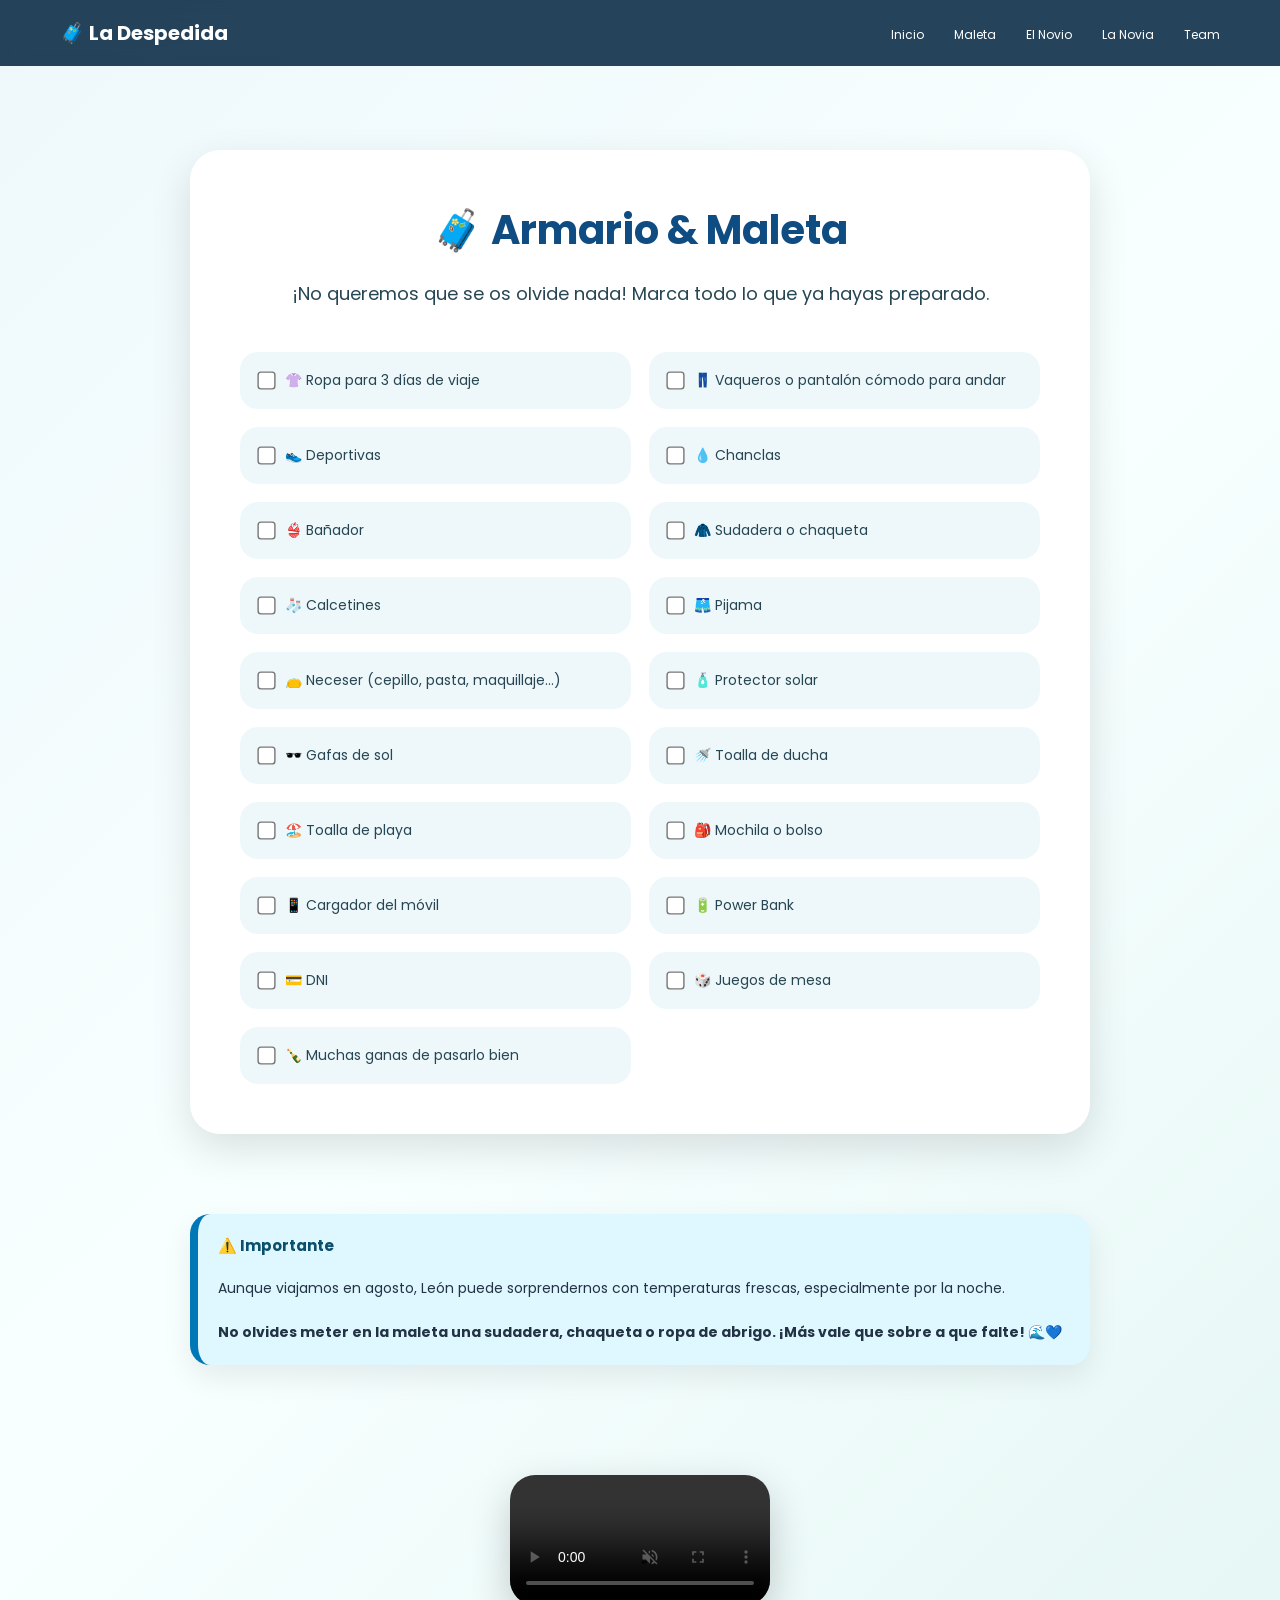
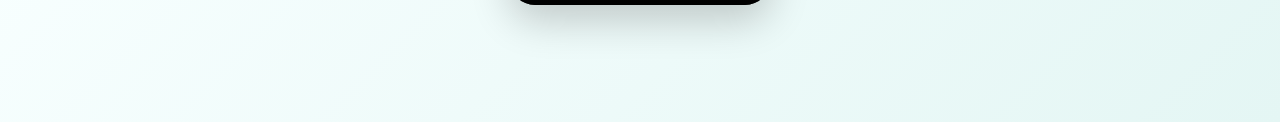
<file: maleta.html>
<!DOCTYPE html>
<html lang="es">

<head>

<meta charset="UTF-8">
<meta name="viewport" content="width=device-width, initial-scale=1.0">

<title>La Maleta | Despedida Patri & Adri</title>

<link href="https://fonts.googleapis.com/css2?family=Poppins:wght@300;500;700&display=swap" rel="stylesheet">

<link rel="stylesheet" href="style.css">

</head>

<body>

<nav class="navbar">

    <div class="logo">🧳 La Despedida</div>

    <ul>

        <li><a href="index.html">Inicio</a></li>

        <li><a href="maleta.html">Maleta</a></li>

        <li><a href="El Novio.html">El Novio</a></li>

        <li><a href="La Novia.html">La Novia</a></li>

        <li><a href="team.html">Team</a></li>

    </ul>

</nav>

<section class="maleta">

<h1>🧳 Armario & Maleta</h1>

<p>

¡No queremos que se os olvide nada!

Marca todo lo que ya hayas preparado.

</p>

<div class="checklist">

<label><input type="checkbox"> 👚 Ropa para 3 días de viaje</label>

<label><input type="checkbox"> 👖 Vaqueros o pantalón cómodo para andar</label>

<label><input type="checkbox"> 👟 Deportivas</label>

<label><input type="checkbox"> 💧 Chanclas</label>

<label><input type="checkbox"> 👙 Bañador</label>

<label><input type="checkbox"> 🧥 Sudadera o chaqueta</label>

<label><input type="checkbox"> 🧦 Calcetines</label>

<label><input type="checkbox"> 🩳 Pijama</label>

<label><input type="checkbox"> 👝 Neceser (cepillo, pasta, maquillaje...)</label>

<label><input type="checkbox"> 🧴 Protector solar</label>

<label><input type="checkbox"> 🕶️ Gafas de sol</label>

<label><input type="checkbox"> 🚿 Toalla de ducha</label>

<label><input type="checkbox"> 🏖️ Toalla de playa</label>

<label><input type="checkbox"> 🎒 Mochila o bolso</label>

<label><input type="checkbox"> 📱 Cargador del móvil</label>

<label><input type="checkbox"> 🔋 Power Bank</label>

<label><input type="checkbox"> 💳 DNI</label>

<label><input type="checkbox"> 🎲 Juegos de mesa</label>

<label><input type="checkbox"> 🍾 Muchas ganas de pasarlo bien</label>

</div>

</section>

</body>

<!-- ================= AVISO ================= -->

<section class="aviso">

    <h2>⚠️ Importante</h2>

    <p>

        Aunque viajamos en agosto, León puede sorprendernos con
        temperaturas frescas, especialmente por la noche.

    </p>

    <p class="destacado">

        No olvides meter en la maleta una sudadera, chaqueta o ropa de abrigo.
        ¡Más vale que sobre a que falte! 🌊💙

    </p>

</section>

<!-- ================= VÍDEO ================= -->

<section class="video-maleta">

    <video controls autoplay muted loop playsinline>

        <source src="imagenes/isa.mp4" type="video/mp4">

        Tu navegador no soporta vídeos.

    </video>

</section>

</html>
</file>
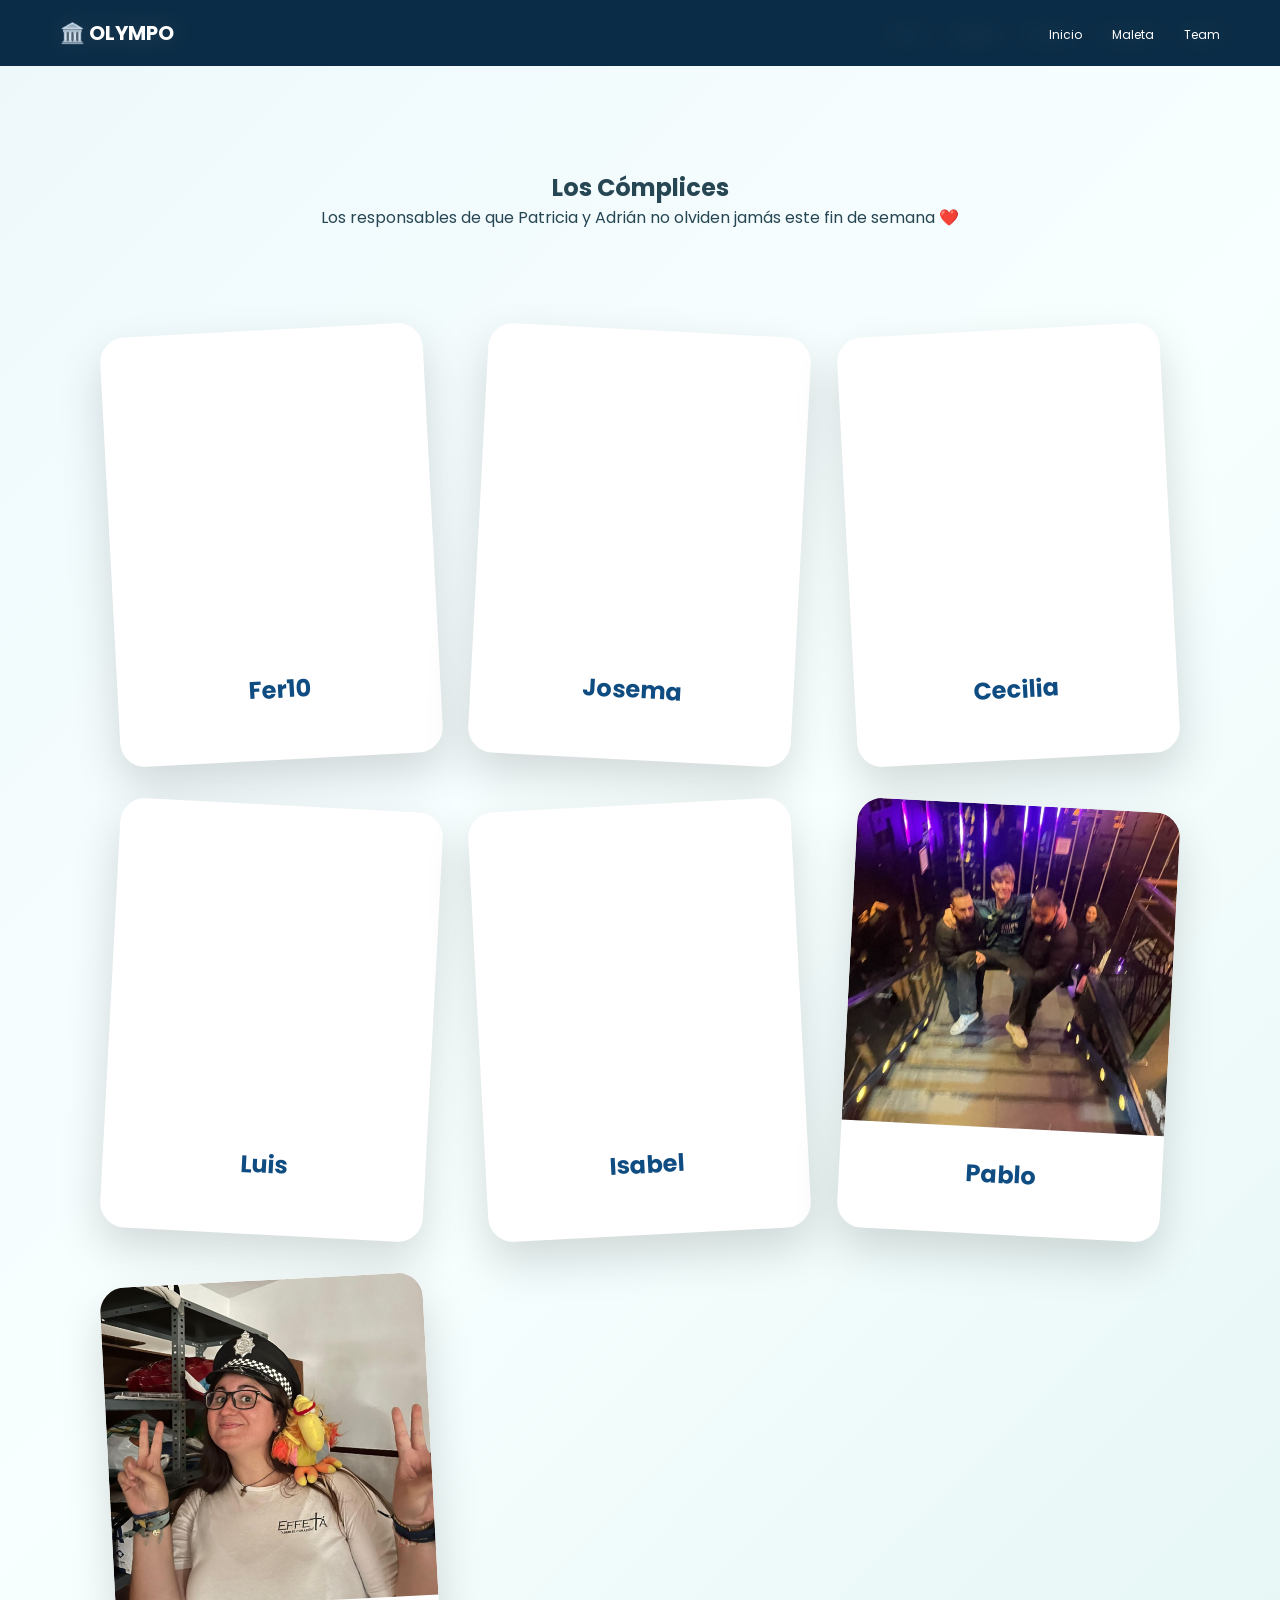
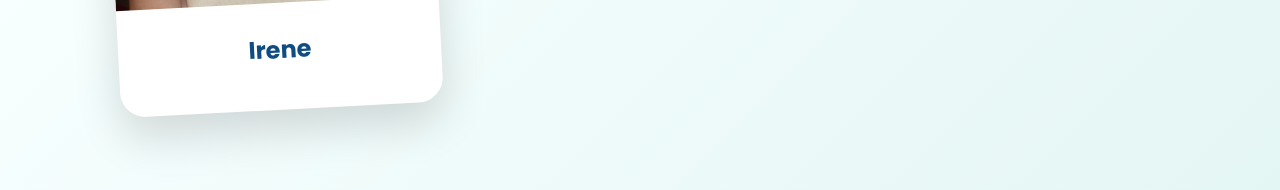
<file: team.html>
<!DOCTYPE html>
<html lang="es">

<head>

    <meta charset="UTF-8">
    <meta name="viewport" content="width=device-width, initial-scale=1.0">

    <title>Los Cómplices</title>

    <link rel="preconnect" href="https://fonts.googleapis.com">

    <link rel="preconnect" href="https://fonts.gstatic.com" crossorigin>

    <link href="https://fonts.googleapis.com/css2?family=Pacifico&family=Poppins:wght@300;400;500;700&display=swap" rel="stylesheet">

    <link rel="stylesheet" href="style.css">

</head>

<body>

<nav class="navbar">

    <div class="logo">
        🏛️ OLYMPO
    </div>

    <ul>

        <li><a href="index.html">Inicio</a></li>

        <li><a href="maleta.html">Maleta</a></li>

        <li><a href="El Novio.html">El Novio</a></li>

        <li><a href="La Novia.html">La Novia</a></li>

        <li><a href="team.html">Team</a></li>

    </ul>

</nav>

<section class="team">

    <h1>Los Cómplices</h1>

    <p>
        Los responsables de que Patricia y Adrián no olviden jamás este fin de semana ❤️
    </p>

    <div class="team-grid" id="teamGrid">

    <div class="persona">
        <video autoplay muted loop playsinline>
                
                <source src="imagenes/ceci1.mp4" type="video/mp4">
            
        </video>
            <h2>Cecilia</h2>
        </div>

        <div class="persona">
            <video autoplay muted loop playsinline>
                
                <source src="imagenes/luis1.mp4" type="video/mp4">
            
        </video>
            <h2>Luis</h2>
        </div>

         <div class="persona">
                
                <img src="imagenes/pablo1.jpeg">
          
            <h2>Pablo</h2>
        </div>

        <div class="persona">
             <video autoplay muted loop playsinline>
                
                <source src="imagenes/fer1.mp4" type="video/mp4">
            
        </video>
            <h2>Fer10</h2>
        </div>

        <div class="persona">
            <img src="imagenes/irene1.jpeg">
            <h2>Irene</h2>
        </div>

        <div class="persona">
            <video autoplay muted loop playsinline>
                
                <source src="imagenes/josema1.mp4" type="video/mp4">
            
        </video>

    <h2>Josema</h2>

</div>

        <div class="persona">
            <video autoplay muted loop playsinline>
                
                <source src="imagenes/isa1.mp4" type="video/mp4">
            
        </video>
            <h2>Isabel</h2>
        </div>

    </div>

</section>
<body>
    <nav class="navbar">

    <div class="logo">
        🏛️ OLYMPO
    </div>

    <ul>

        <li><a href="index.html">Inicio</a></li>

        <li><a href="maleta.html">Maleta</a></li>

        <li><a href="team.html">Team</a></li>

    </ul>

</nav>
</body>

<script src="team.js"></script>
<link rel="stylesheet" href="style.css">
</file>
<file: style.css>
/* ==========================================================
   DESPEDIDA DE PATRICIA
   STYLE.CSS
========================================================== */

*{
    margin:0;
    padding:0;
    box-sizing:border-box;
    scroll-behavior:smooth;
}

body{

    font-family:'Poppins',sans-serif;

    background:linear-gradient(
        135deg,
        #eef8fb 0%,
        #f8ffff 50%,
        #e4f6f4 100%
    );

    color:#264653;

    overflow-x:hidden;

}

/* ==========================
   CONFETI
========================== */

#confetti{

    position:fixed;
    inset:0;
    pointer-events:none;
    z-index:999;

}

/* ==========================
   PORTADA
========================== */

.hero{

    position:relative;
    height:100vh;
    overflow:hidden;

}

.hero-img{

    width:100%;
    height:100%;
    object-fit:cover;
    filter:brightness(.55);

    animation:zoomHero 18s ease-in-out infinite alternate;

}

@keyframes zoomHero{

    from{
        transform:scale(1);
    }

    to{
        transform:scale(1.12);
    }

}

.overlay{

    position:absolute;
    inset:0;

    background:linear-gradient(

        rgba(8,38,66,.15),

        rgba(8,38,66,.60)

    );

}

.hero-text{

    position:absolute;

    top:50%;
    left:50%;

    transform:translate(-50%,-50%);

    text-align:center;

    color:white;

    width:90%;

}

.hero-text h2{

    font-size:20px;

    letter-spacing:8px;

    font-weight:300;

    margin-bottom:20px;

}

.hero-text h1{

    font-family:'Pacifico',cursive;

    font-size:80px;

    text-shadow:0 8px 25px rgba(0,0,0,.45);

}

.hero-text p{

    margin-top:15px;

    font-size:30px;

    font-weight:500;

}

.hero-text span{

    display:block;

    margin:30px 0;

    font-size:20px;

    letter-spacing:4px;

}

/* ==========================
   BOTÓN
========================== */

.boton{

    display:inline-block;

    margin-top:20px;

    padding:18px 45px;

    background:#0F4C81;

    color:white;

    border-radius:50px;

    text-decoration:none;

    font-weight:600;

    transition:.35s;

    box-shadow:0 15px 35px rgba(15,76,129,.35);

}

.boton:hover{

    background:#155d99;

    transform:translateY(-5px);

}

/* ==========================
   SECCIONES
========================== */

section{

    padding:70px 20px;

}

.intro{

    max-width:900px;

    margin:auto;

    text-align:center;

}

.intro h2{

    font-size:30px;

    color:#0F4C81;

    margin-bottom:25px;

}

.intro p{

    font-size:18px;

    line-height:1.9;

}

/* ==========================
   TARJETA DESTINO
========================== */

.destino{

    background:#edf9f8;

}

.card{

    max-width:700px;

    font-size: 20px;

    margin:auto;

    padding:30px;

    border-radius:25px;

    background:rgba(255,255,255,.75);

    backdrop-filter:blur(12px);

    box-shadow:0 20px 50px rgba(0,90,120,.12);

}

.card h2{

    color:#0F4C81;

    margin-bottom:15px;

}

.card h3{

    margin-bottom:15px;

}

/* ==========================
   PLANNING
========================== */

.titulo{

    text-align:center;

    color:#0F4C81;

    font-size:30px;

    margin-bottom:60px;

}

.cards{

    display:grid;

    grid-template-columns:repeat(auto-fit,minmax(300px,1fr));

    gap:35px;

    max-width:1200px;

    margin:auto;

}

.dia{

    background:white;

    padding:35px;

    border-radius:25px;

    transition:.4s;

    box-shadow:0 20px 40px rgba(0,90,120,.12);

}

.dia:hover{

    transform:translateY(-10px);

}

.dia h3{

    color:#0F4C81;

    margin-bottom:20px;

    font-size:26px;

}

.dia ul{

    list-style:none;

}

.dia li{

    padding:12px 0;

    border-bottom:1px solid #e7ecef;

}

/* Tarjeta especial */

.especial{

    background:linear-gradient(

        180deg,

        #d8fbff 0%,

        #ffffff 100%

    );

    border:4px solid #2EC4B6;

    position:relative;

}

.especial::before{

    content:"🌊";

    position:absolute;

    top:15px;

    right:20px;

    font-size:30px;

}

/* ==========================
   CONTADOR
========================== */

.contador{

    background:linear-gradient(

        135deg,

        #0F4C81,

        #1B6CA8

    );

    color:white;

    text-align:center;

}

.contador h2{

    font-size:40px;

}

#countdown{

    margin-top:30px;

    font-size:35px;

    font-weight:bold;

}
/* ==========================
   VÍDEO DE LA BODA
========================== */

.video-boda {
    width: 100%;
    max-width: 550px;
    margin: 35px auto 0;
}

.video-boda video {
    display: block;
    width: 100%;
    max-height: 500px;
    object-fit: contain;
    border-radius: 25px;
    box-shadow: 0 15px 40px rgba(0, 0, 0, .20);
}

/* ==========================
   CUENTA ATRÁS
========================== */

.contador {
    background: #175889;
    color: white;
    text-align: center;
    padding: 70px 20px;
}

.contador h2 {
    font-size: 35px;
    margin-bottom: 25px;
}

#countdown {
    font-size: 30px;
    font-weight: 500;
    margin: 20px 0;
}

#countdown strong {
    font-weight: 700;
}

.fecha-boda {
    font-size: 18px;
    margin-bottom: 30px;
}


/* ==========================
   VÍDEO
========================== */

.video-boda {
    width: 100%;
    max-width: 500px;
    margin: 35px auto 0;
}

.video-boda video {
    display: block;
    width: 100%;
    max-height: 450px;
    object-fit: contain;
    border-radius: 25px;
    box-shadow: 0 15px 40px rgba(0,0,0,.20);
}


/* ==========================
   MÓVIL
========================== */

@media (max-width: 768px) {

    .contador {
        padding: 50px 15px;
    }

    .contador h2 {
        font-size: 26px;
    }

    #countdown {
        font-size: 28px;
        line-height: 1.6;
    }

    .fecha-boda {
        font-size: 17px;
    }

    .video-boda {
        width: 75%;
        max-width: 320px;
    }

    .video-boda video {
        max-height: 350px;
        border-radius: 18px;
    }
}
/* ==========================
   MÓVIL
========================== */

@media (max-width: 768px) {

    .video-boda {
        width: 75%;
        max-width: 320px;
        margin-top: 30px;
    }

    .video-boda video {
        width: 100%;
        max-height: 350px;
        border-radius: 18px;
    }

    .cuenta-boda {
        margin-top: 35px;
    }

    .cuenta-boda h3 {
        font-size: 22px;
    }

    #countdown {
        font-size: 34px;
    }

    .cuenta-boda p {
        font-size: 17px;
    }
}
/* ==========================
   FOTO FINAL
========================== */

.final{

    background:#f3fcfc;

    text-align:center;

}

.final h2{

    color:#0F4C81;

    font-size:35px;

}

.final h3{

    margin:25px 0;

    font-size:30px;

    color:#2A9D8F;

}

.final img{

    width:90%;

    max-width:400px;

    border-radius:25px;

    box-shadow:0 20px 45px rgba(0,0,0,.18);

    transition:.4s;

}

.final img:hover{

    transform:scale(1.04) rotate(-1deg);

}

.final p{

    margin-top:30px;

    font-size:26px;

}

/* ==========================
   FOOTER
========================== */

footer{

    background:#0F4C81;

    color:white;

    text-align:center;

    padding:70px 20px;

}

footer h2{

    margin-bottom:15px;

    font-size:34px;

}

/* ==========================
   SCROLLBAR
========================== */

::-webkit-scrollbar{

    width:10px;

}

::-webkit-scrollbar-thumb{

    background:#2EC4B6;

    border-radius:20px;

}

::-webkit-scrollbar-track{

    background:#eaf5f6;

}

/* ==========================
   RESPONSIVE
========================== */

@media(max-width:768px){

.hero-text h1{

    font-size:55px;

}

.hero-text h2{

    font-size:18px;

    letter-spacing:4px;

}

.hero-text p{

    font-size:26px;

}

.hero-text span{

    font-size:17px;

}

.boton{

    padding:15px 30px;

}

.titulo{

    font-size:36px;

}

.intro h2{

    font-size:34px;

}

.intro p{

    font-size:18px;

}

.card{

    padding:30px;

}

#countdown{

    font-size:30px;

}

.final h2{

    font-size:30px;
}

.final h3{

    font-size:24px;

}

.final p{

    font-size:20px;

}}
/* ==========================
   ALOJAMIENTO
========================== */

.alojamiento{

    max-width:1100px;

    margin:auto;

    display:flex;

    align-items:center;

    gap:20px;

    background:white;

    border-radius:30px;

    overflow:hidden;

    box-shadow:0 20px 50px rgba(0,80,120,.15);

}

.alojamiento-img{

    flex:1;

    min-height:300px;

}

.alojamiento-img img{

    width:100%;

    height:100%;

    object-fit:cover;

    display:block;

    transition:.5s;

}

.alojamiento-img img:hover{

    transform:scale(1.05);

}

.alojamiento-info{

    flex:1;

    padding:70px;

}

.alojamiento-info h2{

    color:#0F4C81;

    font-size:25px;

    margin-bottom:20px;

}

.alojamiento-info h3{

    font-size:20px;

    margin-bottom:10px;

    color:#2A9D8F;

}

.alojamiento-info p{

    font-size:15px;

    line-height:1.8;

    margin-bottom:15px;

}

/* Responsive */

@media(max-width:900px){

.alojamiento{

    flex-direction:column;

}

.alojamiento-img{

    width:100%;

    min-height:280px;

}

.alojamiento-info{

    padding:35px;

}

}
/* ==========================
   PUNTO DE ENCUENTRO
========================== */

.encuentro .card{

    max-width:850px;
    margin:auto;
    padding:50px 60px;

}

.info-encuentro{

    max-width:600px;
    margin:auto;
    text-align:left;

}

.info-encuentro h3{

    text-align:left;
    margin-bottom:35px;
    color:#0F4C81;
    font-size:38px;

}

.info-encuentro p{

    font-size:28px;
    margin:22px 0;
    line-height:1.6;
    text-align: left;

}

.importante{

    margin-top:45px !important;
    padding-top:25px;
    border-top:2px dashed #8ac6d1;

}

/* ==========================
   NAVBAR
========================== */

.navbar{

    position:fixed;

    top:0;

    left:0;

    width:100%;

    display:flex;

    justify-content:space-between;

    align-items:center;

    padding:18px 60px;

    background:rgba(8,42,68,.88);

    backdrop-filter:blur(10px);

    z-index:9999;

}

.logo{

    color:white;

    font-size:20px;

    font-weight:bold;

}

.navbar ul{

    display:flex;

    list-style:none;

    gap:30px;

}

.navbar a{

    color:white;

    text-decoration:none;

    font-size:12px;

    transition:.3s;

}

.navbar a:hover{

    color:#67d5d1;

}

.team{
    padding:170px 110px 80px;

    text-align:center;
}
.team-grid{

    display:grid;

    grid-template-columns:repeat(auto-fit,minmax(320px,1fr));

    gap:45px;

    max-width:1200px;

    margin:auto;
    margin-top: 100px;

}

.persona{

    background:white;

    border-radius:25px;

    overflow:hidden;

    box-shadow:0 20px 45px rgba(0,0,0,.15);

    transition:.4s;

    animation:flotar 4s ease-in-out infinite;

}

.persona:nth-child(2){

    animation-delay:.5s;

}

.persona:nth-child(3){

    animation-delay:1s;

}

.persona:nth-child(4){

    animation-delay:1.5s;

}

.persona:nth-child(5){

    animation-delay:2s;

}

.persona:nth-child(6){

    animation-delay:2.5s;

}

.persona:hover{

    transform:scale(1.08) rotate(0deg);

}

.persona img{

    width:100%;

    aspect-ratio:1;

    object-fit:cover;

}

.persona h2{

    padding:22px;

    text-align:center;

    color:#0F4C81;

}

.persona:nth-child(odd){

    transform:rotate(-3deg);

}

.persona:nth-child(even){

    transform:rotate(3deg);

}

@keyframes flotar{

    0%{

        transform:translateY(0px);

    }

    50%{

        transform:translateY(-12px);

    }

    100%{

        transform:translateY(0px);

    }

}

/* ==========================
   MALETA
========================== */

.maleta{

    max-width:900px;

    margin:150px auto 80px;

    padding:50px;

    background:white;

    border-radius:30px;

    box-shadow:0 15px 40px rgba(0,0,0,.12);

}

.maleta h1{

    text-align:center;

    color:#0F4C81;

    font-size:40px;

    margin-bottom:20px;

}

.maleta p{

    text-align:center;

    font-size:18px;

    margin-bottom:45px;

}

.checklist{

    display:grid;

    grid-template-columns:repeat(auto-fit,minmax(320px,1fr));

    gap:18px;

}

.checklist label{

    background:#eef8fb;

    border-radius:18px;

    padding:18px 20px;

    font-size:14px;

    display:flex;

    align-items:center;

    gap:12px;

    transition:.3s;

    cursor:pointer;

}

.checklist label:hover{

    transform:translateX(8px);

    background:#d9f2f2;

}

.checklist input{

    transform:scale(1.4);

}
.persona video{

    width:100%;

    height:320px;

    object-fit:cover;

    display:block;

    transition:.4s;

}

/*==============================
  AVISO IMPORTANTE
==============================*/

.aviso{

    max-width:900px;

    margin:40px auto;

    background:#dff7ff;

    border-left:8px solid #0077b6;

    padding:20px;

    border-radius:20px;

    box-shadow:0 12px 30px rgba(0,0,0,.08);

}

.aviso h2{

    color:#0b4f6c;

    margin-bottom:20px;

    font-size:15px;

}

.aviso p{

    font-size:14px;

    line-height:1.7;

    color:#234;

}

.destacado{

    margin-top:20px;

    font-weight:bold;

    color:#005f73;

    font-size:14px;

}


/*==============================
  VIDEO
==============================*/

.video-maleta{

    max-width:300px;

    margin:40px auto;

    text-align:center;

}

.video-maleta h2{

    color:#0b4f6c;

    margin-bottom:25px;

    font-size:14px;

}

.video-maleta video{

    width:100%;

    border-radius:25px;

    box-shadow:0 15px 40px rgba(0,0,0,.2);

}
/*==============================
  GALERÍA FOTOS Y VÍDEOS
==============================*/

.galeria{

    max-width:1100px;

    margin:60px auto;

    display:grid;

    grid-template-columns:repeat(auto-fit,minmax(320px,1fr));

    gap:30px;

}

.media{

    border-radius:25px;

    overflow:hidden;

    box-shadow:0 15px 35px rgba(0,0,0,.15);

    transition:.35s;

    background:white;

}

.media:hover{

    transform:translateY(-8px);

}

.media img,
.media video{

    width:100%;

    height:420px;

    object-fit:cover;

    display:block;

}

/* ==========================
   TARJETAS TEAM
========================== */

.persona{

    height:430px;

    perspective:1000px;

    cursor:pointer;

}


.persona-inner{

    position:relative;

    width:100%;

    height:100%;

    transition:transform .8s;

    transform-style:preserve-3d;

}


/* Cuando se hace clic */

.persona.volteada .persona-inner{

    transform:rotateY(180deg);

}


.persona-front,
.persona-back{

    position:absolute;

    width:100%;

    height:100%;

    backface-visibility:hidden;

    -webkit-backface-visibility:hidden;

    border-radius:25px;

    overflow:hidden;

    box-shadow:0 15px 40px rgba(0,0,0,.15);

}
.ver-plan{
    text-align:center;
    margin-top:60px;
}

.ver-plan .boton{
    font-size:20px;
    padding:18px 40px;
}
.plan-page{

    max-width:1000px;

    margin:140px auto;

    padding:20px;

}

.plan-page h1{

    text-align:center;

    font-size:60px;

    color:#0F4C81;

    margin-bottom:50px;

}

.plan-card{

    background:white;

    border-radius:30px;

    padding:40px;

    margin-bottom:50px;

    box-shadow:0 15px 40px rgba(0,0,0,.12);

}

.plan-card img{

    width:100%;

    max-height:450px;

    object-fit:cover;

    border-radius:20px;

    margin:20px 0;

}

.plan-card h2{

    color:#0F4C81;

    margin-bottom:20px;

}

.plan-card h3{

    margin-top:20px;

}
/* =========================================================
   PLANNING DETALLADO
========================================================= */

.planning-header{

    text-align:center;
    padding:70px 20px 50px;

    background:#eefaff;
}

.planning-header h1{

    color:#15558a;
    font-size:48px;
    margin-bottom:15px;
}

.planning-header p{

    font-size:20px;
    color:#31576b;
}


/* =========================================================
   DÍAS
========================================================= */

.dia-detallado{

    padding:65px 8%;
}


/* Fondo blanco */

.dia-blanco{

    background:#ffffff;
}


/* Fondo azul claro */

.dia-azul{

    background:#eef9fc;
}


/* =========================================================
   TÍTULO DEL DÍA
========================================================= */

.dia-titulo{

    max-width:1050px;
    margin:0 auto 40px;

    display:flex;
    align-items:center;
    gap:15px;
}

.dia-titulo span{

    font-size:38px;
}

.dia-titulo h2{

    margin:0;

    color:#15558a;

    font-size:38px;

    font-weight:700;
}


/* =========================================================
   PLAN
========================================================= */

.plan{

    max-width:1050px;

    margin:0 auto 55px;

    display:flex;

    align-items:center;

    gap:55px;
}


/* Imagen derecha */

.bloque-derecha{

    flex-direction:row;
}


/* Imagen izquierda */

.bloque-izquierda{

    flex-direction:row;
}


/* =========================================================
   TEXTO
========================================================= */

.plan-texto{

    flex:1;
}

.plan-texto h3{

    font-size:28px;

    color:#087f8c;

    margin:10px 0 15px;
}

.plan-texto p{

    font-size:17px;

    line-height:1.7;

    color:#294b5d;

    margin-bottom:12px;
}

.plan-texto ul{

    padding-left:20px;

    margin-top:15px;
}

.plan-texto li{

    font-size:17px;

    margin:8px 0;

    color:#294b5d;
}


/* =========================================================
   ETIQUETA
========================================================= */

.etiqueta{

    display:inline-block;

    padding:7px 15px;

    border-radius:30px;

    background:#d9f2f5;

    color:#087f8c;

    font-size:14px;

    font-weight:600;
}


/* =========================================================
   IMÁGENES
========================================================= */

.plan-imagen{

    flex:0 0 370px;
}

.plan-imagen img{

    width:100%;

    height:230px;

    object-fit:cover;

    border-radius:25px;

    display:block;

    box-shadow:0 12px 30px rgba(0,0,0,.15);

    transition:.4s;
}

.plan-imagen img:hover{

    transform:scale(1.03);
}


/* =========================================================
   BOTONES
========================================================= */

.boton{

    display:inline-block;

    margin-top:15px;

    padding:13px 25px;

    border-radius:40px;

    background:#15558a;

    color:white;

    text-decoration:none;

    font-weight:600;

    transition:.3s;
}

.boton:hover{

    background:#087f8c;

    transform:translateY(-3px);
}


/* =========================================================
   PLAN ALTERNATIVO
========================================================= */

.alternativa{

    max-width:1050px;

    margin:70px auto 0;

    padding:35px;

    background:#ffffff;

    border:2px dashed #4aaeba;

    border-radius:25px;
}

.alternativa > h3{

    color:#15558a;

    font-size:27px;

    margin-bottom:10px;
}

.alternativa > p{

    color:#31576b;

    margin-bottom:30px;
}


/* =========================================================
   CARRUSEL
========================================================= */

.carrusel{

    position:relative;

    width:100%;

    height:230px;

    overflow:hidden;

    border-radius:25px;
}

.carrusel .slide{

    position:absolute;

    inset:0;

    width:100%;

    height:100%;

    object-fit:cover;

    opacity:0;

    transition:opacity 1s ease;
}

.carrusel .slide.activo{

    opacity:1;
}


/* =========================================================
   FINAL
========================================================= */

.planning-final{

    text-align:center;

    padding:80px 20px;

    background:#dff5f8;
}

.planning-final h2{

    color:#15558a;

    font-size:35px;

    margin-bottom:20px;
}

.planning-final p{

    font-size:20px;

    color:#31576b;

    margin:10px;
}


/* =========================================================
   RESPONSIVE
========================================================= */

@media(max-width:800px){

    .planning-header h1{

        font-size:36px;
    }

    .dia-detallado{

        padding:50px 20px;
    }

    .dia-titulo h2{

        font-size:30px;
    }

    .plan{

        flex-direction:column;

        gap:25px;

        align-items:stretch;

        margin-bottom:50px;
    }

    /*
       En móvil siempre ponemos primero
       la imagen y después el texto.
    */

    .plan-imagen{

        flex:initial;

        width:100%;
    }

    .plan-texto{

        width:100%;
    }

    .plan-imagen img,
    .carrusel{

        height:220px;
    }

    .plan-texto h3{

        font-size:25px;
    }

    .plan-texto p,
    .plan-texto li{

        font-size:16px;
    }

    .alternativa{

        padding:25px 18px;
    }

}

/* ==========================
   SLIDESHOW
========================== */

.slideshow {
    position: relative;
    width: 100%;
    height: 320px;
    overflow: hidden;
    border-radius: 25px;
    box-shadow: 0 15px 35px rgba(0,0,0,.15);
}

.slideshow img {
    position: absolute;
    inset: 0;
    width: 100%;
    height: 100%;
    object-fit: cover;

    opacity: 0;
    animation: cambiarImagen 12s infinite;
}

/* Primera imagen */
.slideshow img:nth-child(1) {
    animation-delay: 0s;
}

/* Segunda imagen */
.slideshow img:nth-child(2) {
    animation-delay: 4s;
}

/* Tercera imagen */
.slideshow img:nth-child(3) {
    animation-delay: 8s;
}

@keyframes cambiarImagen {

    0% {
        opacity: 0;
    }

    8% {
        opacity: 1;
    }

    30% {
        opacity: 1;
    }

    38% {
        opacity: 0;
    }

    100% {
        opacity: 0;
    }
}
/* =====================================================
   PÁGINAS NOVIO / NOVIA
===================================================== */

.persona-hero {

    min-height: 55vh;

    display: flex;
    align-items: center;
    justify-content: center;

    text-align: center;

    background:
        linear-gradient(
            135deg,
            #dff7fa,
            #eef9ff,
            #cdebf5
        );

    padding: 100px 20px 70px;

    position: relative;
    overflow: hidden;
}

.persona-hero::before {

    content: "";

    position: absolute;

    width: 500px;
    height: 500px;

    background: rgba(77,184,255,.15);

    border-radius: 50%;

    top: -250px;
    left: -150px;
}

.persona-hero::after {

    content: "";

    position: absolute;

    width: 400px;
    height: 400px;

    background: rgba(0,150,160,.12);

    border-radius: 50%;

    bottom: -250px;
    right: -150px;
}

.persona-hero-text {

    position: relative;
    z-index: 2;

    max-width: 850px;
}

.persona-emoji {

    font-size: 70px;

    display: block;

    margin-bottom: 15px;
}

.persona-hero h1 {

    font-size: 75px;

    color: #14568b;

    margin: 0 0 15px;

    font-weight: 700;
}

.persona-hero p {

    font-size: 24px;

    color: #294d60;

}

.persona-hero h2 {

    font-family: 'Pacifico', cursive;

    font-size: 45px;

    color: #008c9e;

    margin: 15px 0;
}

.persona-subtitulo {

    margin-top: 10px;

    font-size: 20px !important;
}


/* =====================================================
   PRESENTACIÓN
===================================================== */

.persona-presentacion {

    padding: 80px 20px;

    background: white;
}

.persona-contenido {

    max-width: 1100px;

    margin: auto;

    display: grid;

    grid-template-columns: 1fr 1fr;

    gap: 60px;

    align-items: center;
}

.persona-texto {

    color: #24495d;
}

.etiqueta {

    display: inline-block;

    background: #dff6f8;

    color: #087c8b;

    padding: 8px 16px;

    border-radius: 30px;

    font-size: 13px;

    font-weight: 700;

    letter-spacing: 1px;

    margin-bottom: 20px;
}

.persona-texto h2 {

    font-size: 48px;

    color: #14568b;

    margin-bottom: 20px;
}

.persona-texto p {

    font-size: 18px;

    line-height: 1.8;

}

.persona-texto blockquote {

    margin: 25px 0;

    padding: 20px 25px;

    border-left: 5px solid #00a6a6;

    background: #eefafa;

    border-radius: 10px;

    font-size: 22px;

    font-style: italic;

    color: #087c8b;
}


/* =====================================================
   IMÁGENES
===================================================== */

.persona-media {

    display: flex;

    justify-content: center;
}

.persona-media img {

    width: 100%;

    max-width: 430px;

    height: 430px;

    object-fit: cover;

    border-radius: 35px;

    box-shadow: 0 20px 50px rgba(0,0,0,.18);

    transition: .4s;
}

.persona-media img:hover {

    transform: scale(1.03) rotate(1deg);
}


/* =====================================================
   CARACTERÍSTICAS
===================================================== */

.caracteristicas {

    padding: 80px 20px;

    text-align: center;

    background: #eaf8fb;
}

.caracteristicas > h2 {

    color: #14568b;

    font-size: 42px;

    margin-bottom: 15px;
}

.seccion-intro {

    max-width: 700px;

    margin: 0 auto 50px;

    color: #496675;

    font-size: 18px;
}

.caracteristicas-grid {

    max-width: 1100px;

    margin: auto;

    display: grid;

    grid-template-columns: repeat(4, 1fr);

    gap: 25px;
}

.caracteristica {

    background: white;

    padding: 35px 25px;

    border-radius: 25px;

    box-shadow: 0 10px 30px rgba(0,0,0,.08);

    transition: .35s;
}

.caracteristica:hover {

    transform: translateY(-8px);

    box-shadow: 0 20px 40px rgba(0,0,0,.12);
}

.caracteristica span {

    font-size: 45px;

    display: block;

    margin-bottom: 15px;
}

.caracteristica h3 {

    color: #14568b;

    margin-bottom: 12px;

    font-size: 21px;
}

.caracteristica p {

    color: #526b77;

    line-height: 1.6;

    font-size: 15px;
}


/* =====================================================
   VÍDEO
===================================================== */

.persona-video {

    padding: 80px 20px;

    background: white;
}

.video-contenido {

    max-width: 1100px;

    margin: auto;

    display: grid;

    grid-template-columns: 1fr 1fr;

    gap: 60px;

    align-items: center;
}

.video-texto h2 {

    color: #14568b;

    font-size: 40px;

    margin-bottom: 20px;
}

.video-texto p {

    color: #526b77;

    font-size: 18px;

    line-height: 1.7;
}

.video-marco video {

    width: 100%;

    max-height: 500px;

    object-fit: cover;

    border-radius: 30px;

    box-shadow: 0 20px 45px rgba(0,0,0,.18);
}


/* =====================================================
   GALERÍA
===================================================== */

.persona-galeria {

    padding: 80px 20px;

    background: #eaf8fb;

    text-align: center;
}

.persona-galeria h2 {

    color: #14568b;

    font-size: 40px;

    margin-bottom: 15px;
}

.persona-galeria > p {

    color: #526b77;

    margin-bottom: 45px;
}

.galeria-persona {

    max-width: 1100px;

    margin: auto;

    display: grid;

    grid-template-columns: repeat(3, 1fr);

    gap: 25px;
}

.media-persona {

    background: white;

    padding: 10px;

    border-radius: 25px;

    box-shadow: 0 15px 35px rgba(0,0,0,.12);

    overflow: hidden;
}

.media-persona img,
.media-persona video {

    width: 100%;

    height: 330px;

    object-fit: cover;

    display: block;

    border-radius: 18px;
}


/* =====================================================
   FINAL
===================================================== */

.persona-final {

    padding: 100px 20px;

    text-align: center;

    background:
        linear-gradient(
            135deg,
            #14568b,
            #087c8b
        );

    color: white;
}

.persona-final span {

    font-size: 60px;
}

.persona-final h2 {

    font-size: 42px;

    margin: 20px 0;
}

.persona-final p {

    max-width: 700px;

    margin: 15px auto;

    font-size: 19px;

    line-height: 1.7;
}

.persona-final strong {

    font-size: 25px;
}


/* =====================================================
   NOVIA
===================================================== */

.novia-hero {

    background:
        linear-gradient(
            135deg,
            #e5f8f8,
            #f1fbff,
            #d6f0f5
        );
}


/* =====================================================
   MÓVIL
===================================================== */

@media (max-width: 850px) {

    .navbar ul {

        gap: 12px;
    }

    .navbar a {

        font-size: 13px;
    }

    .persona-hero {

        min-height: 50vh;

        padding-top: 120px;
    }

    .persona-hero h1 {

        font-size: 52px;
    }

    .persona-hero h2 {

        font-size: 35px;
    }

    .persona-emoji {

        font-size: 55px;
    }

    .persona-contenido,
    .video-contenido {

        grid-template-columns: 1fr;

        gap: 35px;
    }

    .persona-texto {

        text-align: center;
    }

    .persona-media img {

        height: 350px;
    }

    .caracteristicas-grid {

        grid-template-columns: repeat(2, 1fr);
    }

    .galeria-persona {

        grid-template-columns: 1fr;
    }

}


@media (max-width: 550px) {

    .navbar {

        padding: 15px;
    }

    .navbar ul {

        gap: 8px;
    }

    .navbar a {

        font-size: 11px;
    }

    .logo {

        font-size: 18px;
    }

    .persona-hero h1 {

        font-size: 42px;
    }

    .persona-hero p {

        font-size: 18px;
    }

    .persona-texto h2 {

        font-size: 38px;
    }

    .caracteristicas-grid {

        grid-template-columns: 1fr;
    }

    .persona-media img {

        height: 300px;
    }

    .persona-final h2 {

        font-size: 32px;
    }

}
</file>
